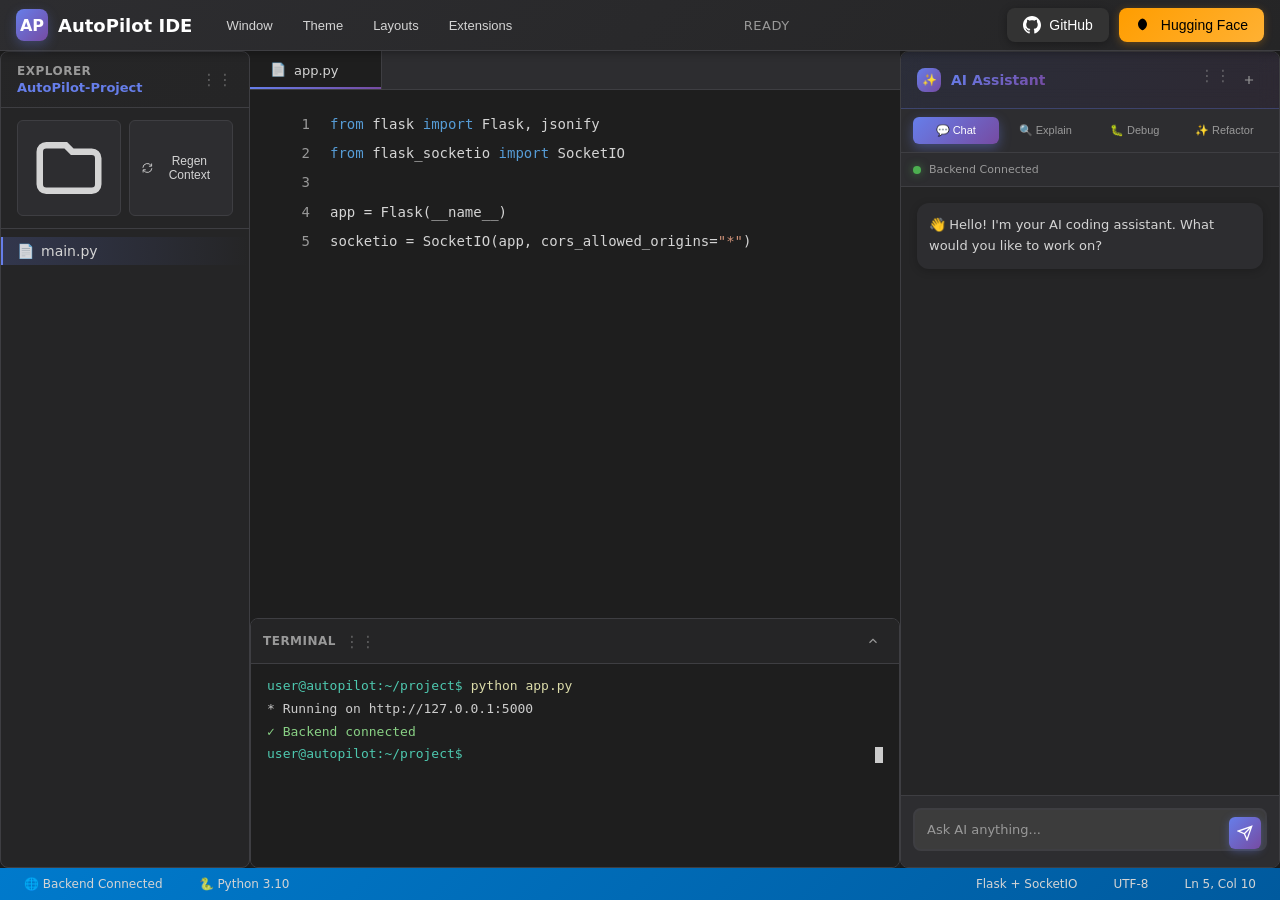
<file: index.html>
<!DOCTYPE html>
<html lang="en">
<head>
    <meta charset="UTF-8">
    <meta name="viewport" content="width=device-width, initial-scale=1.0">
    <meta name="description" content="AutoPilot IDE - AI-Enabled Integrated Development Environment">
    <meta name="theme-color" content="#1e1e1e">
    <title>AutoPilot IDE - AI-Enabled IDE</title>
    <script src="https://cdn.socket.io/4.5.4/socket.io.min.js"></script>
    <link rel="stylesheet" href="css/window-layout.css">
    <link rel="stylesheet" href="css/styles.css">
</head>
<body>
    <div class="container">
        <div class="top-bar">
            <div class="top-bar-left">
                <div class="logo">
                    <div class="logo-icon">AP</div>
                    <span>AutoPilot IDE</span>
                </div>
                <div class="menu-tabs">
                    <div class="menu-tab-wrapper">
                        <button class="menu-tab" onclick="toggleDropdown('windowMenu', event)">Window</button>
                        <div class="dropdown-menu" id="windowMenu">
                            <div class="dropdown-item" onclick="togglePanel('sidebar')">
                                <svg class="dropdown-item-icon" viewBox="0 0 24 24" fill="none" stroke="currentColor" stroke-width="2">
                                    <rect x="3" y="3" width="7" height="7"/><rect x="14" y="3" width="7" height="7"/><rect x="14" y="14" width="7" height="7"/><rect x="3" y="14" width="7" height="7"/>
                                </svg>
                                Toggle Explorer
                            </div>
                            <div class="dropdown-item" onclick="togglePanel('terminal-section')">
                                <svg class="dropdown-item-icon" viewBox="0 0 24 24" fill="none" stroke="currentColor" stroke-width="2">
                                    <rect x="2" y="3" width="20" height="14" rx="2" ry="2"/><line x1="8" y1="21" x2="16" y2="21"/><line x1="12" y1="17" x2="12" y2="21"/>
                                </svg>
                                Toggle Terminal
                            </div>
                            <div class="dropdown-item" onclick="togglePanel('ai-panel')">
                                <svg class="dropdown-item-icon" viewBox="0 0 24 24" fill="none" stroke="currentColor" stroke-width="2">
                                    <path d="M21 15a2 2 0 0 1-2 2H7l-4 4V5a2 2 0 0 1 2-2h14a2 2 0 0 1 2 2z"/>
                                </svg>
                                Toggle AI Assistant
                            </div>
                        </div>
                    </div>
                    <div class="menu-tab-wrapper">
                        <button class="menu-tab" onclick="toggleDropdown('themeMenu', event)">Theme</button>
                        <div class="dropdown-menu" id="themeMenu">
                            <div class="dropdown-item">
                                <svg class="dropdown-item-icon" viewBox="0 0 24 24" fill="none" stroke="currentColor" stroke-width="2">
                                    <path d="M21 12.79A9 9 0 1 1 11.21 3 7 7 0 0 0 21 12.79z"/>
                                </svg>
                                Dark
                            </div>
                            <div class="dropdown-item">
                                <svg class="dropdown-item-icon" viewBox="0 0 24 24" fill="none" stroke="currentColor" stroke-width="2">
                                    <circle cx="12" cy="12" r="5"/><line x1="12" y1="1" x2="12" y2="3"/><line x1="12" y1="21" x2="12" y2="23"/>
                                </svg>
                                Light
                            </div>
                        </div>
                    </div>
                    <div class="menu-tab-wrapper">
                        <button class="menu-tab" onclick="toggleDropdown('layoutsMenu', event)">Layouts</button>
                        <div class="dropdown-menu" id="layoutsMenu">
                            <div class="dropdown-item" onclick="saveCurrentLayoutWrapper()">
                                <svg class="dropdown-item-icon" viewBox="0 0 24 24" fill="none" stroke="currentColor" stroke-width="2">
                                    <path d="M19 21H5a2 2 0 0 1-2-2V5a2 2 0 0 1 2-2h11l5 5v11a2 2 0 0 1-2 2z"/>
                                    <polyline points="17 21 17 13 7 13 7 21"/>
                                    <polyline points="7 3 7 8 15 8"/>
                                </svg>
                                Save Layout
                            </div>
                            <div class="dropdown-item" onclick="openLayoutManagerWrapper()">
                                <svg class="dropdown-item-icon" viewBox="0 0 24 24" fill="none" stroke="currentColor" stroke-width="2">
                                    <rect x="3" y="3" width="7" height="7"/>
                                    <rect x="14" y="3" width="7" height="7"/>
                                    <rect x="14" y="14" width="7" height="7"/>
                                    <rect x="3" y="14" width="7" height="7"/>
                                </svg>
                                Manage Layouts
                            </div>
                            <div class="dropdown-item" onclick="resetLayout()">
                                <svg class="dropdown-item-icon" viewBox="0 0 24 24" fill="none" stroke="currentColor" stroke-width="2">
                                    <path d="M21.5 2v6h-6M2.5 22v-6h6M2 11.5a10 10 0 0 1 18.8-4.3M22 12.5a10 10 0 0 1-18.8 4.2"/>
                                </svg>
                                Reset Layout
                            </div>
                        </div>
                    </div>
                    <div class="menu-tab-wrapper">
                        <button class="menu-tab" onclick="toggleDropdown('extensionsMenu', event)">Extensions</button>
                        <div class="dropdown-menu" id="extensionsMenu">
                            <div class="dropdown-item" onclick="openGetExtensions()">
                                <svg class="dropdown-item-icon" viewBox="0 0 24 24" fill="none" stroke="currentColor" stroke-width="2">
                                    <path d="M12 5v14M5 12h14"/>
                                </svg>
                                Get Extensions
                            </div>
                            <div class="dropdown-item" onclick="openManageExtensions()">
                                <svg class="dropdown-item-icon" viewBox="0 0 24 24" fill="none" stroke="currentColor" stroke-width="2">
                                    <circle cx="12" cy="12" r="1"/><circle cx="19" cy="12" r="1"/><circle cx="5" cy="12" r="1"/>
                                </svg>
                                Manage Extensions
                            </div>
                        </div>
                    </div>
                </div>
            </div>
            
            <!-- Centered Notification Display -->
            <div class="notification-display" id="notificationDisplay">
                <span id="notificationText">Ready</span>
            </div>
            
            <div class="top-bar-right">
                <div class="integration-buttons">
                    <button class="btn btn-github">
                        <svg class="btn-icon" viewBox="0 0 24 24" fill="currentColor">
                            <path d="M12 0c-6.626 0-12 5.373-12 12 0 5.302 3.438 9.8 8.207 11.387.599.111.793-.261.793-.577v-2.234c-3.338.726-4.033-1.416-4.033-1.416-.546-1.387-1.333-1.756-1.333-1.756-1.089-.745.083-.729.083-.729 1.205.084 1.839 1.237 1.839 1.237 1.07 1.834 2.807 1.304 3.492.997.107-.775.418-1.305.762-1.604-2.665-.305-5.467-1.334-5.467-5.931 0-1.311.469-2.381 1.236-3.221-.124-.303-.535-1.524.117-3.176 0 0 1.008-.322 3.301 1.23.957-.266 1.983-.399 3.003-.404 1.02.005 2.047.138 3.006.404 2.291-1.552 3.297-1.23 3.297-1.23.653 1.653.242 2.874.118 3.176.77.84 1.235 1.911 1.235 3.221 0 4.609-2.807 5.624-5.479 5.921.43.372.823 1.102.823 2.222v3.293c0 .319.192.694.801.576 4.765-1.589 8.199-6.086 8.199-11.386 0-6.627-5.373-12-12-12z"/>
                        </svg>
                        <span>GitHub</span>
                    </button>
                    <button class="btn btn-huggingface">
                        <svg class="btn-icon" viewBox="0 0 24 24" fill="currentColor">
                            <path d="M12 3C7.58 3 4 6.58 4 11c0 2.97 1.64 5.55 4.06 6.93.3.55.94 1.07 1.94 1.07s1.64-.52 1.94-1.07C14.36 16.55 16 13.97 16 11c0-4.42-3.58-8-8-8z"/>
                        </svg>
                        <span>Hugging Face</span>
                    </button>
                </div>
            </div>
        </div>

        <div class="main-content">
            <!-- Sidebar Panel (Resizable & Movable) -->
            <div class="sidebar panel" id="sidebar" data-panel="sidebar">
                <div class="sidebar-header panel-drag-handle">
                    <div class="sidebar-header-left">
                        <div class="sidebar-title">Explorer</div>
                        <div class="project-name">AutoPilot-Project</div>
                    </div>
                    <span class="drag-icon">⋮⋮</span>
                </div>
                <div class="sidebar-actions">
                    <button class="sidebar-btn" onclick="openProjectModal()" title="Open Project">
                        <svg viewBox="0 0 24 24" fill="none" stroke="currentColor" stroke-width="2">
                            <path d="M3 7v10a2 2 0 0 0 2 2h14a2 2 0 0 0 2-2V9a2 2 0 0 0-2-2h-6l-2-2H5a2 2 0 0 0-2 2z"/>
                        </svg>
                    </button>
                    <button class="sidebar-btn" title="Regen Context">
                        <svg width="14" height="14" viewBox="0 0 24 24" fill="none" stroke="currentColor" stroke-width="2">
                            <path d="M21.5 2v6h-6M2.5 22v-6h6M2 11.5a10 10 0 0 1 18.8-4.3M22 12.5a10 10 0 0 1-18.8 4.2"/>
                        </svg>
                        Regen Context
                    </button>
                </div>
                <div class="file-tree" id="fileTree">
                    <div class="file-item active">
                        <span class="file-icon">📄</span>
                        <span>main.py</span>
                    </div>
                </div>
            </div>

            <div class="editor-area">
                <div class="editor-and-terminal">
                    <div class="editor-container">
                        <div class="tabs">
                            <div class="tab active">
                                <span class="file-icon">📄</span>
                                <span>app.py</span>
                                <div class="tab-close" onclick="event.stopPropagation();">
                                    <svg viewBox="0 0 24 24" fill="none" stroke="currentColor" stroke-width="2">
                                        <path d="M18 6L6 18M6 6l12 12"/>
                                    </svg>
                                </div>
                            </div>
                        </div>
                        <div class="editor" id="editor">
                            <div class="code-line">
                                <span class="line-number">1</span>
                                <span class="code-content"><span class="keyword">from</span> flask <span class="keyword">import</span> Flask, jsonify</span>
                            </div>
                            <div class="code-line">
                                <span class="line-number">2</span>
                                <span class="code-content"><span class="keyword">from</span> flask_socketio <span class="keyword">import</span> SocketIO</span>
                            </div>
                            <div class="code-line">
                                <span class="line-number">3</span>
                                <span class="code-content"></span>
                            </div>
                            <div class="code-line">
                                <span class="line-number">4</span>
                                <span class="code-content">app = Flask(__name__)</span>
                            </div>
                            <div class="code-line">
                                <span class="line-number">5</span>
                                <span class="code-content">socketio = SocketIO(app, cors_allowed_origins=<span class="string">"*"</span>)</span>
                            </div>
                        </div>
                    </div>

                    <!-- Terminal Panel (Resizable & Movable) -->
                    <div class="resizer" id="terminalResizer"></div>
                    <div class="terminal-section panel" id="terminal-section" data-panel="terminal">
                        <div class="terminal-header panel-drag-handle">
                            <div class="terminal-header-left">
                                <span class="terminal-title">Terminal</span>
                                <span class="drag-icon">⋮⋮</span>
                            </div>
                            <div class="terminal-actions">
                                <button class="terminal-btn" id="toggleTerminalBtn" title="Collapse Terminal">
                                    <svg width="14" height="14" viewBox="0 0 24 24" fill="none" stroke="currentColor" stroke-width="2">
                                        <polyline points="18 15 12 9 6 15"/>
                                    </svg>
                                </button>
                            </div>
                        </div>
                        <div class="terminal-content" id="terminalContent">
                            <div class="terminal-line">
                                <span class="terminal-prompt">user@autopilot:~/project$</span>
                                <span class="terminal-command">python app.py</span>
                            </div>
                            <div class="terminal-line">
                                <span class="terminal-output">* Running on http://127.0.0.1:5000</span>
                            </div>
                            <div class="terminal-line">
                                <span class="terminal-success">✓ Backend connected</span>
                            </div>
                            <div class="terminal-input-line">
                                <span class="terminal-prompt">user@autopilot:~/project$</span>
                                <input type="text" class="terminal-input" id="terminalInput" />
                                <span class="terminal-cursor"></span>
                            </div>
                        </div>
                    </div>
                </div>
            </div>

            <!-- AI Panel (Resizable & Movable) -->
            <div class="ai-panel panel" id="ai-panel" data-panel="ai-assistant">
                <div class="ai-header panel-drag-handle">
                    <div class="ai-header-left">
                        <div class="ai-icon">✨</div>
                        <span class="ai-title">AI Assistant</span>
                    </div>
                    <div class="ai-actions">
                        <span class="drag-icon">⋮⋮</span>
                        <button class="icon-btn" title="New Chat">
                            <svg width="14" height="14" viewBox="0 0 24 24" fill="none" stroke="currentColor" stroke-width="2">
                                <path d="M12 5v14M5 12h14"/>
                            </svg>
                        </button>
                    </div>
                </div>
                
                <div class="ai-mode-selector">
                    <button class="mode-btn active"><span>💬 Chat</span></button>
                    <button class="mode-btn"><span>🔍 Explain</span></button>
                    <button class="mode-btn"><span>🐛 Debug</span></button>
                    <button class="mode-btn"><span>✨ Refactor</span></button>
                </div>

                <div class="ai-context">
                    <div class="context-left">
                        <div class="context-indicator"></div>
                        <span>Backend Connected</span>
                    </div>
                </div>

                <div class="ai-chat" id="aiChat">
                    <div class="ai-message">
                        👋 Hello! I'm your AI coding assistant. What would you like to work on?
                    </div>
                </div>
                
                <div class="ai-input-wrapper">
                    <div class="ai-input-container">
                        <textarea class="ai-input" id="aiInput" placeholder="Ask AI anything..." rows="1"></textarea>
                        <button class="send-btn" id="sendBtn" title="Send">
                            <svg width="16" height="16" viewBox="0 0 24 24" fill="none" stroke="currentColor" stroke-width="2">
                                <path d="M22 2L11 13M22 2l-7 20-4-9-9-4 20-7z"/>
                            </svg>
                        </button>
                    </div>
                </div>
            </div>
        </div>

        <div class="status-bar">
            <div class="status-left">
                <div class="status-item">🌐 Backend Connected</div>
                <div class="status-item">🐍 Python 3.10</div>
            </div>
            <div class="status-right">
                <div class="status-item">Flask + SocketIO</div>
                <div class="status-item">UTF-8</div>
                <div class="status-item">Ln 5, Col 10</div>
            </div>
        </div>
    </div>

    <!-- Layout Manager Modal -->
    <div class="layout-modal" id="layoutModal">
        <div class="layout-modal-content">
            <div class="layout-modal-header">
                <h2>Layout Manager</h2>
                <button class="layout-modal-close" onclick="closeLayoutManager()">&times;</button>
            </div>
            <div class="layout-list" id="layoutList">
                <!-- Populated by JavaScript -->
            </div>
            <div class="save-layout-form">
                <h3>Save Current Layout</h3>
                <input type="text" id="layoutNameInput" placeholder="Enter layout name..." />
                <button onclick="saveLayoutWithNameWrapper()">Save Layout</button>
            </div>
        </div>
    </div>

    <!-- Project Modal -->
    <div class="project-modal" id="projectModal">
        <div class="project-modal-content">
            <div class="layout-modal-header">
                <h2>Open Project</h2>
                <button class="layout-modal-close" onclick="closeProjectModal()">&times;</button>
            </div>
            <div class="project-grid" id="projectGrid">
                <div class="project-card project-card-new" onclick="createNewProject()">
                    <div class="project-card-new-icon">+</div>
                    <div class="project-card-name">New Project</div>
                </div>
                <!-- Populated by JavaScript -->
            </div>
        </div>
    </div>

    <!-- Extension Modals -->
    <div class="layout-modal" id="manageExtensionsModal">
        <div class="layout-modal-content">
            <div class="layout-modal-header">
                <h2>Manage Extensions</h2>
                <button class="layout-modal-close" onclick="closeManageExtensions()">&times;</button>
            </div>
            <div id="extensionsList"></div>
        </div>
    </div>

    <div class="layout-modal" id="getExtensionsModal">
        <div class="layout-modal-content">
            <div class="layout-modal-header">
                <h2>Get Extensions</h2>
                <button class="layout-modal-close" onclick="closeGetExtensions()">&times;</button>
            </div>
            <div id="availableExtensionsList"></div>
        </div>
    </div>

    <!-- Scripts -->
    <script src="js/window-layout-manager.js"></script>
    <script src="js/app.js"></script>
</body>
</html>
</file>
<file: css/window-layout.css>
/**
 * Window Layout CSS
 * Styles for resizable and movable panels
 */

/* ============================================================================
   PANEL BASE STYLES
   ============================================================================ */

.panel {
    position: relative;
    background: var(--bg-secondary);
    border: 1px solid var(--border-color);
    border-radius: 8px;
    overflow: hidden;
    transition: box-shadow 0.2s ease;
}

.panel.dragging,
.panel.resizing {
    box-shadow: 0 8px 32px rgba(0, 0, 0, 0.3);
    z-index: 1000;
    opacity: 0.95;
}

.panel.dragging {
    cursor: move !important;
}

/* ============================================================================
   DRAG HANDLES
   ============================================================================ */

.panel-drag-handle {
    cursor: move;
    user-select: none;
    -webkit-user-select: none;
    -moz-user-select: none;
    -ms-user-select: none;
}

.drag-icon {
    display: inline-block;
    font-size: 16px;
    color: var(--text-secondary);
    opacity: 0.5;
    transition: opacity 0.2s ease;
}

.panel-drag-handle:hover .drag-icon {
    opacity: 1;
}

/* Make headers draggable */
.sidebar-header,
.ai-header,
.terminal-header,
.panel-header {
    cursor: move;
    user-select: none;
}

/* ============================================================================
   RESIZE HANDLES
   ============================================================================ */

.resize-handle {
    position: absolute;
    z-index: 10;
    background: transparent;
    transition: background-color 0.2s ease;
}

.resize-handle:hover {
    background-color: rgba(59, 130, 246, 0.3);
}

/* Edge handles */
.resize-handle-n {
    top: 0;
    left: 0;
    right: 0;
    height: 8px;
    cursor: ns-resize;
}

.resize-handle-e {
    top: 0;
    right: 0;
    bottom: 0;
    width: 8px;
    cursor: ew-resize;
}

.resize-handle-s {
    bottom: 0;
    left: 0;
    right: 0;
    height: 8px;
    cursor: ns-resize;
}

.resize-handle-w {
    top: 0;
    left: 0;
    bottom: 0;
    width: 8px;
    cursor: ew-resize;
}

/* Corner handles */
.resize-handle-ne {
    top: 0;
    right: 0;
    width: 16px;
    height: 16px;
    cursor: nesw-resize;
}

.resize-handle-se {
    bottom: 0;
    right: 0;
    width: 16px;
    height: 16px;
    cursor: nwse-resize;
}

.resize-handle-sw {
    bottom: 0;
    left: 0;
    width: 16px;
    height: 16px;
    cursor: nesw-resize;
}

.resize-handle-nw {
    top: 0;
    left: 0;
    width: 16px;
    height: 16px;
    cursor: nwse-resize;
}

/* Visual indicator for corner handles */
.resize-handle-se::after,
.resize-handle-sw::after,
.resize-handle-ne::after,
.resize-handle-nw::after {
    content: '';
    position: absolute;
    width: 8px;
    height: 8px;
    background: var(--text-secondary);
    opacity: 0.3;
    border-radius: 2px;
}

.resize-handle-se::after {
    bottom: 2px;
    right: 2px;
}

.resize-handle-sw::after {
    bottom: 2px;
    left: 2px;
}

.resize-handle-ne::after {
    top: 2px;
    right: 2px;
}

.resize-handle-nw::after {
    top: 2px;
    left: 2px;
}

/* ============================================================================
   LAYOUT CONTROLS
   ============================================================================ */





/* ============================================================================
   LAYOUT MODAL
   ============================================================================ */

.layout-modal {
    position: fixed;
    top: 0;
    left: 0;
    right: 0;
    bottom: 0;
    background: rgba(0, 0, 0, 0.7);
    z-index: 2000;
    display: none;
    align-items: center;
    justify-content: center;
    backdrop-filter: blur(4px);
}

.layout-modal.active {
    display: flex;
}

.layout-modal-content {
    background: var(--bg-secondary);
    border: 1px solid var(--border-color);
    border-radius: 12px;
    padding: 24px;
    max-width: 600px;
    width: 90%;
    max-height: 80vh;
    overflow-y: auto;
    box-shadow: 0 8px 32px rgba(0, 0, 0, 0.4);
}

.layout-modal-header {
    display: flex;
    justify-content: space-between;
    align-items: center;
    margin-bottom: 20px;
}

.layout-modal-header h2 {
    margin: 0;
    color: var(--text-primary);
    font-size: 20px;
}

.layout-modal-close {
    background: none;
    border: none;
    color: var(--text-secondary);
    cursor: pointer;
    font-size: 24px;
    padding: 0;
    width: 32px;
    height: 32px;
    display: flex;
    align-items: center;
    justify-content: center;
    border-radius: 6px;
    transition: all 0.2s ease;
}

.layout-modal-close:hover {
    background: var(--bg-tertiary);
    color: var(--text-primary);
}

.layout-list {
    display: grid;
    gap: 12px;
}

.layout-item {
    background: var(--bg-tertiary);
    border: 1px solid var(--border-color);
    border-radius: 8px;
    padding: 16px;
    display: flex;
    justify-content: space-between;
    align-items: center;
    transition: all 0.2s ease;
    cursor: pointer;
}

.layout-item:hover {
    border-color: var(--accent-color);
    background: var(--bg-hover);
}

.layout-item-info {
    flex: 1;
}

.layout-item-name {
    font-weight: 600;
    color: var(--text-primary);
    margin-bottom: 4px;
}

.layout-item-date {
    font-size: 12px;
    color: var(--text-secondary);
}

.layout-item-actions {
    display: flex;
    gap: 8px;
}

.layout-item-actions button {
    padding: 6px 12px;
    background: var(--bg-secondary);
    border: 1px solid var(--border-color);
    border-radius: 6px;
    color: var(--text-primary);
    cursor: pointer;
    font-size: 12px;
    transition: all 0.2s ease;
}

.layout-item-actions button:hover {
    background: var(--accent-color);
    border-color: var(--accent-color);
    color: white;
}

.layout-item-actions button.delete:hover {
    background: #ef4444;
    border-color: #ef4444;
}

/* ============================================================================
   SAVE LAYOUT FORM
   ============================================================================ */

.save-layout-form {
    margin-top: 20px;
    padding-top: 20px;
    border-top: 1px solid var(--border-color);
}

.save-layout-form h3 {
    margin: 0 0 12px 0;
    color: var(--text-primary);
    font-size: 16px;
}

.save-layout-form input {
    width: 100%;
    padding: 10px 12px;
    background: var(--bg-tertiary);
    border: 1px solid var(--border-color);
    border-radius: 6px;
    color: var(--text-primary);
    font-size: 14px;
    margin-bottom: 12px;
}

.save-layout-form input:focus {
    outline: none;
    border-color: var(--accent-color);
}

.save-layout-form button {
    width: 100%;
    padding: 10px;
    background: var(--accent-color);
    border: none;
    border-radius: 6px;
    color: white;
    font-size: 14px;
    font-weight: 600;
    cursor: pointer;
    transition: all 0.2s ease;
}

.save-layout-form button:hover {
    background: var(--accent-hover);
}

/* ============================================================================
   PROJECT OPEN BUTTON
   ============================================================================ */




/* ============================================================================
   PROJECT MODAL
   ============================================================================ */

.project-modal {
    position: fixed;
    top: 0;
    left: 0;
    right: 0;
    bottom: 0;
    background: rgba(0, 0, 0, 0.7);
    z-index: 2000;
    display: none;
    align-items: center;
    justify-content: center;
    backdrop-filter: blur(4px);
}

.project-modal.active {
    display: flex;
}

.project-modal-content {
    background: var(--bg-secondary);
    border: 1px solid var(--border-color);
    border-radius: 12px;
    padding: 24px;
    max-width: 700px;
    width: 90%;
    max-height: 80vh;
    overflow-y: auto;
    box-shadow: 0 8px 32px rgba(0, 0, 0, 0.4);
}

.project-grid {
    display: grid;
    grid-template-columns: repeat(auto-fill, minmax(200px, 1fr));
    gap: 16px;
    margin-top: 20px;
}

.project-card {
    background: var(--bg-tertiary);
    border: 2px solid var(--border-color);
    border-radius: 8px;
    padding: 20px;
    cursor: pointer;
    transition: all 0.2s ease;
    text-align: center;
}

.project-card:hover {
    border-color: var(--accent-color);
    background: var(--bg-hover);
    transform: translateY(-2px);
}

.project-card-icon {
    font-size: 48px;
    margin-bottom: 12px;
}

.project-card-name {
    font-weight: 600;
    color: var(--text-primary);
    margin-bottom: 4px;
}

.project-card-path {
    font-size: 12px;
    color: var(--text-secondary);
    word-break: break-all;
}

.project-card-new {
    border: 2px dashed var(--border-color);
    display: flex;
    flex-direction: column;
    align-items: center;
    justify-content: center;
    min-height: 150px;
}

.project-card-new:hover {
    border-color: var(--accent-color);
    background: var(--bg-hover);
}

.project-card-new-icon {
    font-size: 48px;
    color: var(--accent-color);
    margin-bottom: 8px;
}

/* ============================================================================
   RESPONSIVE DESIGN
   ============================================================================ */

@media (max-width: 768px) {
    .layout-controls {
        top: 10px;
        right: 10px;
        padding: 8px;
        gap: 4px;
    }
    
    .layout-controls button {
        padding: 6px 10px;
        font-size: 12px;
    }
    
    .project-open-button {
        top: 10px;
        padding: 10px 20px;
        font-size: 14px;
    }
    
    .project-grid {
        grid-template-columns: repeat(auto-fill, minmax(150px, 1fr));
        gap: 12px;
    }
    
    .resize-handle-n,
    .resize-handle-s {
        height: 12px;
    }
    
    .resize-handle-e,
    .resize-handle-w {
        width: 12px;
    }
}

/* ============================================================================
   ANIMATIONS
   ============================================================================ */

@keyframes slideIn {
    from {
        opacity: 0;
        transform: translateY(-20px);
    }
    to {
        opacity: 1;
        transform: translateY(0);
    }
}

.layout-modal.active .layout-modal-content,
.project-modal.active .project-modal-content {
    animation: slideIn 0.3s ease;
}

/* ============================================================================
   UTILITY CLASSES
   ============================================================================ */

.no-select {
    user-select: none;
    -webkit-user-select: none;
    -moz-user-select: none;
    -ms-user-select: none;
}

.dragging * {
    cursor: move !important;
}

.resizing * {
    cursor: inherit !important;
}

/* ============================================================================
   NOTIFICATION DISPLAY (Centered in Top Bar)
   ============================================================================ */

.notification-display {
    display: flex;
    align-items: center;
    justify-content: center;
    flex: 1;
    padding: 8px 16px;
    color: var(--text-secondary);
    font-size: 13px;
    font-weight: 500;
    letter-spacing: 0.5px;
    text-transform: uppercase;
}

/* ============================================================================
   TOP BAR RIGHT SECTION
   ============================================================================ */

.top-bar-right {
    display: flex;
    align-items: center;
    gap: 16px;
}

.integration-buttons {
    display: flex;
    gap: 8px;
}
</file>
<file: css/styles.css>
/**
 * AutoPilot IDE - Main Styles
 * Core styling for the IDE interface
 */

/* ============================================================================
   CSS VARIABLES & THEME
   ============================================================================ */

:root {
    --bg-primary: #1e1e1e;
    --bg-secondary: #252526;
    --bg-tertiary: #2d2d30;
    --bg-hover: #2a2d2e;
    --border-color: #3e3e42;
    --text-primary: #d4d4d4;
    --text-secondary: #999;
    --accent-color: #667eea;
    --accent-hover: #5a6ee8;
    --accent-primary: #667eea;
    --accent-secondary: #764ba2;
    --success: #89d185;
    --error: #f48771;
    --warning: #dcdcaa;
    --transition-fast: 0.15s ease-out;
    --transition-normal: 0.3s ease-out;
    --transition-slow: 0.6s ease-in-out;
}

/* ============================================================================
   RESET & BASE STYLES
   ============================================================================ */

* {
    margin: 0;
    padding: 0;
    box-sizing: border-box;
}

html, body {
    height: 100%;
    width: 100%;
}

body {
    font-family: 'Segoe UI', system-ui, -apple-system, sans-serif;
    background: var(--bg-primary);
    color: var(--text-primary);
    overflow: hidden;
}

/* ============================================================================
   LAYOUT STRUCTURE
   ============================================================================ */

.container {
    display: flex;
    flex-direction: column;
    height: 100vh;
}

.main-content {
    display: flex;
    flex: 1;
    overflow: hidden;
}

/* ============================================================================
   TOP BAR
   ============================================================================ */

.top-bar {
    background: linear-gradient(135deg, var(--bg-tertiary) 0%, var(--bg-secondary) 100%);
    border-bottom: 1px solid var(--border-color);
    padding: 8px 16px;
    display: flex;
    align-items: center;
    justify-content: space-between;
    box-shadow: 0 2px 8px rgba(0, 0, 0, 0.3);
    z-index: 100;
}

.top-bar-left {
    display: flex;
    align-items: center;
    gap: 20px;
}

.logo {
    display: flex;
    align-items: center;
    gap: 10px;
    font-size: 18px;
    font-weight: 600;
    color: #fff;
    cursor: pointer;
    transition: transform var(--transition-normal);
    user-select: none;
}

.logo:hover {
    transform: scale(1.02);
}

.logo-icon {
    width: 32px;
    height: 32px;
    background: linear-gradient(135deg, var(--accent-primary) 0%, var(--accent-secondary) 100%);
    border-radius: 8px;
    display: flex;
    align-items: center;
    justify-content: center;
    font-weight: bold;
    font-size: 16px;
    box-shadow: 0 4px 12px rgba(102, 126, 234, 0.3);
    animation: glow var(--transition-slow) infinite;
}

@keyframes glow {
    0%, 100% { box-shadow: 0 4px 12px rgba(102, 126, 234, 0.3); }
    50% { box-shadow: 0 4px 20px rgba(102, 126, 234, 0.6); }
}

/* ============================================================================
   MENU TABS
   ============================================================================ */

.menu-tabs {
    display: flex;
    gap: 2px;
}

.menu-tab-wrapper {
    position: relative;
}

.menu-tab {
    padding: 6px 14px;
    background: transparent;
    border: none;
    border-radius: 6px;
    font-size: 13px;
    color: var(--text-primary);
    cursor: pointer;
    transition: all var(--transition-normal);
    font-weight: 500;
    position: relative;
}

.menu-tab::after {
    content: '';
    position: absolute;
    bottom: 0;
    left: 50%;
    transform: translateX(-50%) scaleX(0);
    width: 80%;
    height: 2px;
    background: linear-gradient(90deg, var(--accent-primary), var(--accent-secondary));
    transition: transform var(--transition-normal);
    border-radius: 2px;
}

.menu-tab:hover {
    background: var(--bg-tertiary);
}

.menu-tab:hover::after {
    transform: translateX(-50%) scaleX(1);
}

.menu-tab.active {
    background: var(--bg-tertiary);
}

/* ============================================================================
   DROPDOWN MENUS
   ============================================================================ */

.dropdown-menu {
    position: absolute;
    top: 100%;
    left: 0;
    background: var(--bg-tertiary);
    border: 1px solid var(--border-color);
    border-radius: 8px;
    box-shadow: 0 8px 24px rgba(0, 0, 0, 0.5);
    padding: 6px 0;
    min-width: 220px;
    z-index: 1000;
    display: none;
    margin-top: 4px;
    animation: dropdownSlide var(--transition-normal);
}

@keyframes dropdownSlide {
    from {
        opacity: 0;
        transform: translateY(-10px);
    }
    to {
        opacity: 1;
        transform: translateY(0);
    }
}

.dropdown-menu.show {
    display: block;
}

.dropdown-item {
    padding: 10px 16px;
    font-size: 13px;
    color: var(--text-primary);
    cursor: pointer;
    display: flex;
    align-items: center;
    gap: 12px;
    transition: all var(--transition-fast);
}

.dropdown-item:hover {
    background: var(--bg-secondary);
}

.dropdown-item-icon {
    width: 16px;
    height: 16px;
    opacity: 0.8;
    flex-shrink: 0;
}

.dropdown-separator {
    height: 1px;
    background: var(--border-color);
    margin: 6px 0;
}

/* ============================================================================
   BUTTONS
   ============================================================================ */

.btn {
    padding: 8px 16px;
    border: none;
    border-radius: 8px;
    font-size: 14px;
    cursor: pointer;
    display: flex;
    align-items: center;
    gap: 8px;
    transition: all var(--transition-normal);
    font-weight: 500;
    position: relative;
    overflow: hidden;
}

.btn::before {
    content: '';
    position: absolute;
    top: 50%;
    left: 50%;
    width: 0;
    height: 0;
    border-radius: 50%;
    background: rgba(255, 255, 255, 0.1);
    transform: translate(-50%, -50%);
    transition: width 0.6s, height 0.6s;
}

.btn:hover::before {
    width: 300px;
    height: 300px;
}

.btn-github {
    background: #333;
    color: #fff;
    box-shadow: 0 2px 8px rgba(0, 0, 0, 0.3);
}

.btn-github:hover {
    background: #444;
    transform: translateY(-2px);
    box-shadow: 0 4px 12px rgba(0, 0, 0, 0.4);
}

.btn-huggingface {
    background: linear-gradient(135deg, #ff9d00 0%, #ffb133 100%);
    color: #000;
    box-shadow: 0 2px 8px rgba(255, 157, 0, 0.3);
}

.btn-huggingface:hover {
    transform: translateY(-2px);
    box-shadow: 0 4px 12px rgba(255, 157, 0, 0.5);
}

.btn-icon {
    width: 18px;
    height: 18px;
    position: relative;
    z-index: 1;
}

.btn span {
    position: relative;
    z-index: 1;
}

.integration-buttons {
    display: flex;
    gap: 10px;
}

/* ============================================================================
   SIDEBAR
   ============================================================================ */

.sidebar {
    width: 250px;
    background: var(--bg-secondary);
    border-right: 1px solid var(--border-color);
    display: flex;
    flex-direction: column;
    transition: width var(--transition-normal);
    overflow: hidden;
}

.sidebar-header {
    padding: 12px 16px;
    border-bottom: 1px solid var(--border-color);
    display: flex;
    align-items: center;
    justify-content: space-between;
    background: linear-gradient(135deg, rgba(45, 45, 48, 0.1) 0%, transparent 100%);
}

.sidebar-header-left {
    display: flex;
    flex-direction: column;
    gap: 2px;
}

.sidebar-title {
    font-size: 12px;
    font-weight: 600;
    text-transform: uppercase;
    color: var(--text-secondary);
    letter-spacing: 0.5px;
}

.project-name {
    font-size: 13px;
    font-weight: 600;
    color: var(--accent-primary);
    text-transform: none;
}

.sidebar-actions {
    padding: 12px 16px;
    border-bottom: 1px solid var(--border-color);
    display: flex;
    flex-wrap: wrap;
    gap: 8px;
}

.sidebar-btn {
    flex: 1;
    min-width: calc(50% - 4px);
    padding: 8px 12px;
    background: var(--bg-tertiary);
    border: 1px solid var(--border-color);
    border-radius: 6px;
    color: var(--text-primary);
    font-size: 12px;
    cursor: pointer;
    transition: all var(--transition-normal);
    display: flex;
    align-items: center;
    justify-content: center;
    gap: 6px;
    font-weight: 500;
}

.sidebar-btn:hover {
    background: var(--bg-secondary);
    border-color: var(--accent-primary);
    transform: translateY(-1px);
    box-shadow: 0 2px 8px rgba(102, 126, 234, 0.2);
}

/* ============================================================================
   FILE TREE
   ============================================================================ */

.file-tree {
    flex: 1;
    overflow-y: auto;
    padding: 8px 0;
}

.file-tree::-webkit-scrollbar {
    width: 8px;
}

.file-tree::-webkit-scrollbar-track {
    background: var(--bg-primary);
}

.file-tree::-webkit-scrollbar-thumb {
    background: var(--border-color);
    border-radius: 4px;
}

.file-tree::-webkit-scrollbar-thumb:hover {
    background: #4e4e52;
}

.file-item {
    padding: 6px 16px;
    cursor: pointer;
    display: flex;
    align-items: center;
    gap: 8px;
    font-size: 14px;
    transition: all var(--transition-fast);
    position: relative;
}

.file-item::before {
    content: '';
    position: absolute;
    left: 0;
    top: 0;
    width: 2px;
    height: 100%;
    background: var(--accent-primary);
    transform: scaleY(0);
    transition: transform var(--transition-fast);
}

.file-item:hover {
    background: var(--bg-hover);
}

.file-item:hover::before {
    transform: scaleY(1);
}

.file-item.active {
    background: linear-gradient(90deg, rgba(102, 126, 234, 0.2) 0%, transparent 100%);
}

.file-item.active::before {
    transform: scaleY(1);
}

.file-icon {
    width: 16px;
    height: 16px;
    opacity: 0.8;
    transition: transform var(--transition-fast);
    flex-shrink: 0;
}

.file-item:hover .file-icon {
    transform: scale(1.1);
}

/* ============================================================================
   EDITOR AREA
   ============================================================================ */

.editor-area {
    flex: 1;
    display: flex;
    flex-direction: column;
    background: var(--bg-primary);
    position: relative;
}

.editor-container {
    flex: 1;
    display: flex;
    flex-direction: column;
    overflow: hidden;
}

.editor-and-terminal {
    flex: 1;
    display: flex;
    flex-direction: column;
    overflow: hidden;
}

.tabs {
    background: var(--bg-tertiary);
    display: flex;
    border-bottom: 1px solid var(--border-color);
    overflow-x: auto;
    overflow-y: hidden;
}

.tabs::-webkit-scrollbar {
    height: 6px;
}

.tabs::-webkit-scrollbar-thumb {
    background: var(--border-color);
    border-radius: 3px;
}

.tab {
    padding: 10px 12px 10px 20px;
    cursor: pointer;
    border-right: 1px solid var(--border-color);
    font-size: 13px;
    display: flex;
    align-items: center;
    gap: 8px;
    transition: all var(--transition-fast);
    position: relative;
    min-width: max-content;
    white-space: nowrap;
}

.tab::after {
    content: '';
    position: absolute;
    bottom: 0;
    left: 0;
    width: 100%;
    height: 2px;
    background: linear-gradient(90deg, var(--accent-primary), var(--accent-secondary));
    transform: scaleX(0);
    transition: transform var(--transition-normal);
}

.tab.active {
    background: var(--bg-primary);
}

.tab.active::after {
    transform: scaleX(1);
}

.tab:hover:not(.active) {
    background: var(--bg-hover);
}

.tab-close {
    width: 18px;
    height: 18px;
    border-radius: 3px;
    display: flex;
    align-items: center;
    justify-content: center;
    opacity: 0;
    transition: all var(--transition-fast);
    margin-left: 4px;
    flex-shrink: 0;
}

.tab:hover .tab-close {
    opacity: 1;
}

.tab-close:hover {
    background: #f44336;
    color: #fff;
}

.tab-close svg {
    width: 12px;
    height: 12px;
}

/* ============================================================================
   EDITOR
   ============================================================================ */

.editor {
    flex: 1;
    background: var(--bg-primary);
    padding: 20px;
    font-family: 'Consolas', 'Monaco', monospace;
    font-size: 14px;
    line-height: 1.8;
    overflow-y: auto;
}

.editor::-webkit-scrollbar {
    width: 12px;
}

.editor::-webkit-scrollbar-track {
    background: var(--bg-primary);
}

.editor::-webkit-scrollbar-thumb {
    background: var(--border-color);
    border-radius: 6px;
}

.code-line {
    display: flex;
    gap: 20px;
    transition: background var(--transition-fast);
    padding: 2px 0;
    border-radius: 4px;
}

.code-line:hover {
    background: var(--bg-hover);
}

.line-number {
    color: var(--text-secondary);
    text-align: right;
    width: 40px;
    user-select: none;
    flex-shrink: 0;
}

.code-content {
    flex: 1;
    word-break: break-word;
}

.keyword { color: #569cd6; font-weight: 500; }
.string { color: #ce9178; }
.function { color: #dcdcaa; }
.comment { color: #6a9955; font-style: italic; }

/* ============================================================================
   TERMINAL
   ============================================================================ */

.terminal-section {
    background: var(--bg-primary);
    border-top: 1px solid var(--border-color);
    display: flex;
    flex-direction: column;
    height: 250px;
    overflow: hidden;
    min-height: 150px;
    max-height: 500px;
}

.terminal-section.collapsed {
    height: 38px;
    min-height: 38px;
}

.terminal-header {
    background: var(--bg-secondary);
    padding: 8px 12px;
    display: flex;
    align-items: center;
    justify-content: space-between;
    border-bottom: 1px solid var(--border-color);
    user-select: none;
    min-height: 38px;
    flex-shrink: 0;
}

.terminal-header-left {
    display: flex;
    align-items: center;
    gap: 8px;
    flex: 1;
    min-width: 0;
}

.terminal-title {
    font-size: 12px;
    font-weight: 600;
    color: var(--text-secondary);
    text-transform: uppercase;
    letter-spacing: 0.5px;
    white-space: nowrap;
}

.terminal-actions {
    display: flex;
    gap: 2px;
    flex-shrink: 0;
}

.terminal-btn {
    width: 28px;
    height: 28px;
    background: transparent;
    border: none;
    border-radius: 4px;
    cursor: pointer;
    display: flex;
    align-items: center;
    justify-content: center;
    color: var(--text-secondary);
    transition: all var(--transition-fast);
}

.terminal-btn:hover {
    background: var(--bg-tertiary);
    color: var(--text-primary);
}

.terminal-content {
    flex: 1;
    background: var(--bg-primary);
    padding: 12px 16px;
    font-family: 'Consolas', 'Monaco', monospace;
    font-size: 13px;
    overflow-y: auto;
    line-height: 1.6;
}

.terminal-content.collapsed {
    display: none;
}

.terminal-line {
    margin-bottom: 2px;
    display: flex;
    gap: 0;
}

.terminal-prompt {
    color: #4ec9b0;
    font-weight: 500;
    margin-right: 8px;
    flex-shrink: 0;
}

.terminal-command {
    color: var(--warning);
}

.terminal-output {
    color: #cccccc;
    padding-left: 0;
}

.terminal-error {
    color: var(--error);
}

.terminal-success {
    color: var(--success);
}

.terminal-input-line {
    display: flex;
    gap: 0;
    align-items: center;
}

.terminal-input {
    flex: 1;
    background: transparent;
    border: none;
    color: var(--warning);
    font-family: inherit;
    font-size: inherit;
    outline: none;
    margin-left: 8px;
}

.terminal-cursor {
    width: 8px;
    height: 16px;
    background: #cccccc;
    margin-left: 2px;
    animation: blink 1s infinite;
}

@keyframes blink {
    0%, 49% { opacity: 1; }
    50%, 100% { opacity: 0; }
}

/* ============================================================================
   AI PANEL
   ============================================================================ */

.ai-panel {
    width: 380px;
    background: var(--bg-secondary);
    border-left: 1px solid var(--border-color);
    display: flex;
    flex-direction: column;
    overflow: hidden;
}

.ai-header {
    padding: 14px 16px;
    background: linear-gradient(135deg, rgba(102, 126, 234, 0.1) 0%, rgba(118, 75, 162, 0.1) 100%);
    border-bottom: 1px solid rgba(102, 126, 234, 0.3);
    display: flex;
    align-items: center;
    justify-content: space-between;
    backdrop-filter: blur(10px);
    flex-shrink: 0;
}

.ai-header-left {
    display: flex;
    align-items: center;
    gap: 10px;
}

.ai-icon {
    width: 24px;
    height: 24px;
    background: linear-gradient(135deg, var(--accent-primary) 0%, var(--accent-secondary) 100%);
    border-radius: 8px;
    display: flex;
    align-items: center;
    justify-content: center;
    font-size: 12px;
    animation: float 3s ease-in-out infinite;
    flex-shrink: 0;
}

@keyframes float {
    0%, 100% { transform: translateY(0); }
    50% { transform: translateY(-4px); }
}

.ai-title {
    font-weight: 600;
    font-size: 14px;
    background: linear-gradient(135deg, var(--accent-primary), var(--accent-secondary));
    -webkit-background-clip: text;
    -webkit-text-fill-color: transparent;
    background-clip: text;
}

.ai-actions {
    display: flex;
    gap: 4px;
}

.icon-btn {
    width: 28px;
    height: 28px;
    background: transparent;
    border: none;
    border-radius: 6px;
    cursor: pointer;
    display: flex;
    align-items: center;
    justify-content: center;
    color: var(--text-secondary);
    transition: all var(--transition-fast);
    flex-shrink: 0;
}

.icon-btn:hover {
    background: rgba(102, 126, 234, 0.3);
    color: var(--accent-primary);
    transform: scale(1.1);
}

.ai-mode-selector {
    padding: 8px 12px;
    border-bottom: 1px solid var(--border-color);
    display: flex;
    gap: 4px;
    background: var(--bg-tertiary);
    flex-shrink: 0;
    overflow-x: auto;
}

.mode-btn {
    flex: 1;
    min-width: max-content;
    padding: 7px 10px;
    background: transparent;
    border: none;
    border-radius: 6px;
    font-size: 11px;
    cursor: pointer;
    color: var(--text-secondary);
    transition: all var(--transition-normal);
    display: flex;
    align-items: center;
    justify-content: center;
    gap: 4px;
    font-weight: 500;
}

.mode-btn:hover {
    background: var(--bg-secondary);
    color: var(--text-primary);
    transform: translateY(-1px);
}

.mode-btn.active {
    background: linear-gradient(135deg, var(--accent-primary), var(--accent-secondary));
    color: #fff;
    box-shadow: 0 4px 12px rgba(102, 126, 234, 0.4);
}

.ai-context {
    padding: 10px 12px;
    background: var(--bg-tertiary);
    border-bottom: 1px solid var(--border-color);
    font-size: 11px;
    color: var(--text-secondary);
    display: flex;
    align-items: center;
    justify-content: space-between;
    flex-shrink: 0;
}

.context-left {
    display: flex;
    align-items: center;
    gap: 8px;
}

.context-indicator {
    width: 8px;
    height: 8px;
    background: #4caf50;
    border-radius: 50%;
    animation: pulse 2s infinite;
    box-shadow: 0 0 8px rgba(76, 175, 80, 0.6);
    flex-shrink: 0;
}

@keyframes pulse {
    0%, 100% { 
        opacity: 1;
        transform: scale(1);
    }
    50% { 
        opacity: 0.6;
        transform: scale(1.2);
    }
}

.ai-chat {
    flex: 1;
    overflow-y: auto;
    padding: 16px;
    display: flex;
    flex-direction: column;
    gap: 14px;
}

.ai-chat::-webkit-scrollbar {
    width: 8px;
}

.ai-chat::-webkit-scrollbar-track {
    background: var(--bg-primary);
}

.ai-chat::-webkit-scrollbar-thumb {
    background: var(--border-color);
    border-radius: 4px;
}

.ai-message {
    background: var(--bg-tertiary);
    padding: 12px;
    border-radius: 12px;
    font-size: 13px;
    line-height: 1.6;
    animation: messageSlide var(--transition-normal);
    box-shadow: 0 2px 8px rgba(0, 0, 0, 0.2);
}

@keyframes messageSlide {
    from {
        opacity: 0;
        transform: translateY(10px);
    }
    to {
        opacity: 1;
        transform: translateY(0);
    }
}

.ai-message.user {
    background: linear-gradient(135deg, rgba(102, 126, 234, 0.2), rgba(118, 75, 162, 0.2));
    border: 1px solid rgba(102, 126, 234, 0.3);
    align-self: flex-end;
    max-width: 80%;
}

.ai-input-wrapper {
    padding: 12px;
    border-top: 1px solid var(--border-color);
    background: var(--bg-tertiary);
    flex-shrink: 0;
}

.ai-input-container {
    position: relative;
}

.ai-input {
    width: 100%;
    padding: 12px 44px 12px 12px;
    background: #3c3c3c;
    border: 2px solid var(--border-color);
    border-radius: 8px;
    color: var(--text-primary);
    font-size: 13px;
    font-family: inherit;
    resize: none;
    min-height: 40px;
    max-height: 120px;
    transition: all var(--transition-fast);
}

.ai-input::placeholder {
    color: var(--text-secondary);
}

.ai-input:focus {
    outline: none;
    border-color: var(--accent-primary);
    background: #404040;
    box-shadow: 0 0 0 3px rgba(102, 126, 234, 0.1);
}

.send-btn {
    position: absolute;
    right: 6px;
    bottom: 6px;
    width: 32px;
    height: 32px;
    background: linear-gradient(135deg, var(--accent-primary), var(--accent-secondary));
    border: none;
    border-radius: 6px;
    cursor: pointer;
    display: flex;
    align-items: center;
    justify-content: center;
    color: #fff;
    transition: all var(--transition-normal);
    box-shadow: 0 2px 8px rgba(102, 126, 234, 0.4);
    flex-shrink: 0;
}

.send-btn:hover {
    transform: scale(1.1);
    box-shadow: 0 4px 12px rgba(102, 126, 234, 0.6);
}

.send-btn:active {
    transform: scale(0.95);
}

/* ============================================================================
   STATUS BAR
   ============================================================================ */

.status-bar {
    background: linear-gradient(135deg, #007acc, #005a9e);
    padding: 5px 16px;
    font-size: 12px;
    display: flex;
    justify-content: space-between;
    align-items: center;
    box-shadow: 0 -2px 8px rgba(0, 0, 0, 0.2);
    flex-shrink: 0;
}

.status-left, .status-right {
    display: flex;
    gap: 20px;
    align-items: center;
}

.status-item {
    display: flex;
    align-items: center;
    gap: 6px;
    transition: all var(--transition-fast);
    cursor: pointer;
    padding: 4px 8px;
    border-radius: 4px;
    white-space: nowrap;
}

.status-item:hover {
    background: rgba(255, 255, 255, 0.1);
}

/* ============================================================================
   EXTENSION ITEMS
   ============================================================================ */

.extension-item {
    display: flex;
    align-items: center;
    justify-content: space-between;
    padding: 12px;
    background: var(--bg-tertiary);
    border: 1px solid var(--border-color);
    border-radius: 6px;
    margin-bottom: 12px;
    transition: all var(--transition-fast);
}

.extension-item:hover {
    background: var(--bg-primary);
    border-color: var(--accent-primary);
}

.extension-info {
    display: flex;
    align-items: center;
    gap: 12px;
    flex: 1;
}

.extension-status {
    width: 12px;
    height: 12px;
    border-radius: 50%;
    background: var(--success);
}

.extension-status.disabled {
    background: var(--error);
}

.extension-details {
    display: flex;
    flex-direction: column;
    gap: 4px;
}

.extension-name {
    color: var(--text-primary);
    font-weight: 500;
    font-size: 14px;
}

.extension-version {
    color: var(--text-secondary);
    font-size: 12px;
}

.extension-actions {
    display: flex;
    gap: 8px;
}

.extension-btn {
    padding: 6px 12px;
    border: 1px solid var(--border-color);
    background: var(--bg-secondary);
    color: var(--text-primary);
    border-radius: 4px;
    cursor: pointer;
    font-size: 12px;
    transition: all var(--transition-fast);
}

.extension-btn:hover {
    background: var(--accent-primary);
    border-color: var(--accent-primary);
    color: white;
}

.extension-btn.danger:hover {
    background: var(--error);
    border-color: var(--error);
}

.extension-btn.install {
    background: var(--accent-primary);
    border-color: var(--accent-primary);
    color: white;
}

.extension-btn.install:hover {
    background: var(--accent-secondary);
    border-color: var(--accent-secondary);
}

/* ============================================================================
   RESPONSIVE DESIGN
   ============================================================================ */

@media (max-width: 1024px) {
    .sidebar {
        width: 200px;
    }

    .ai-panel {
        width: 320px;
    }
}

@media (max-width: 768px) {
    .sidebar {
        display: none;
    }

    .ai-panel {
        display: none;
    }

    .integration-buttons {
        gap: 5px;
    }

    .btn {
        padding: 6px 12px;
        font-size: 12px;
    }

    .terminal-section {
        height: 200px;
    }
}
</file>
